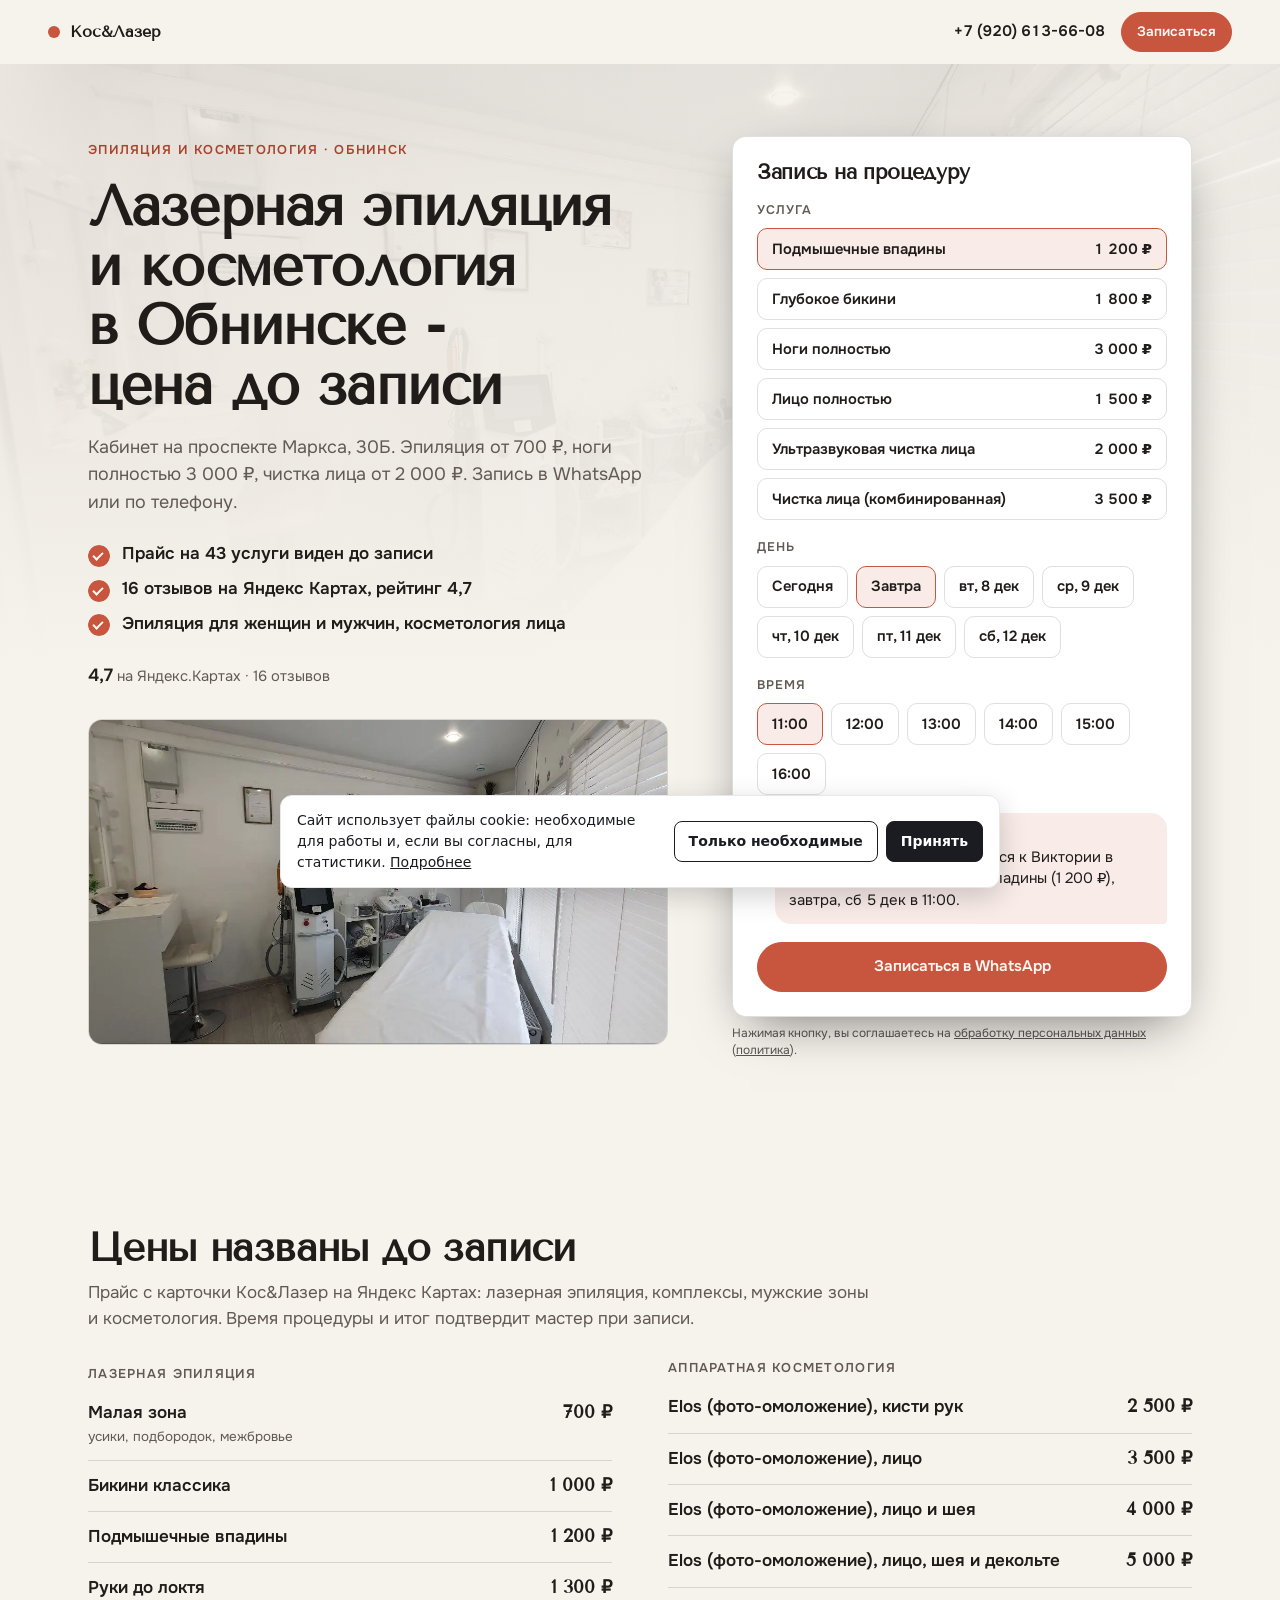
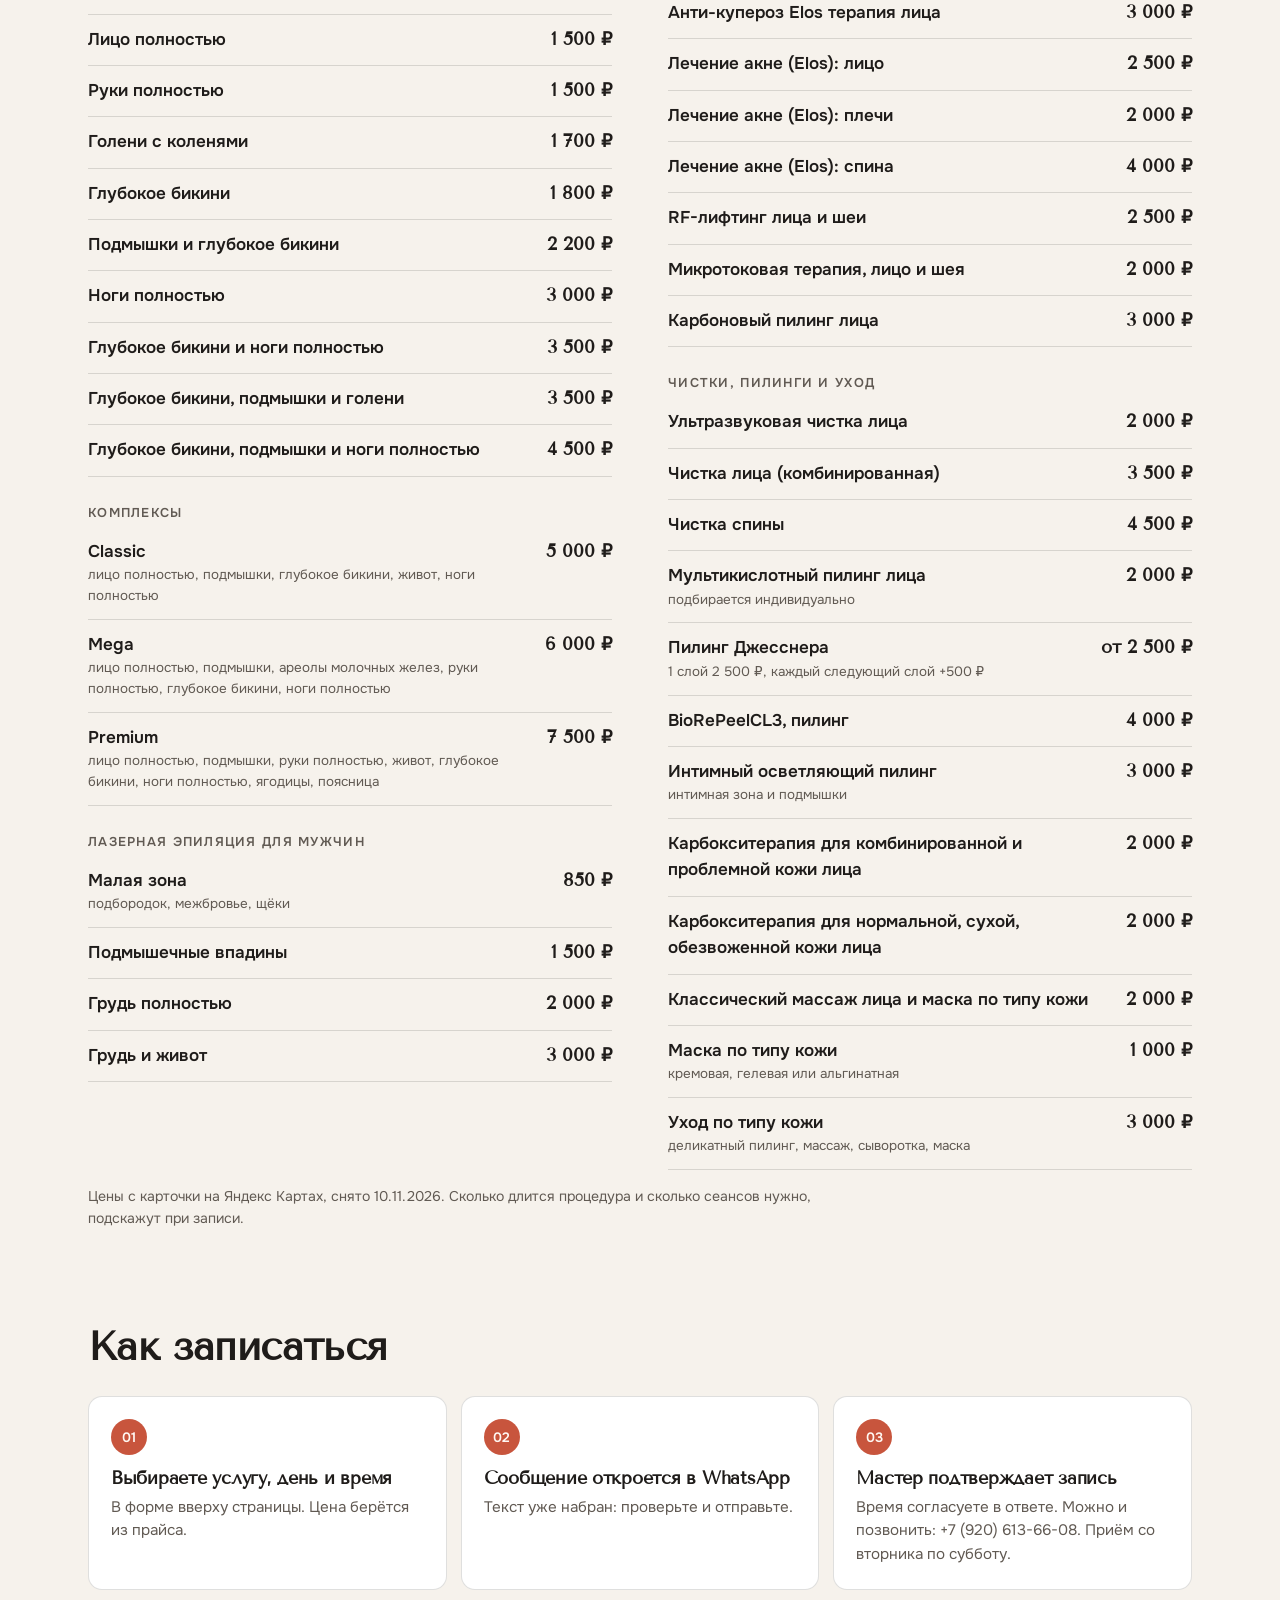
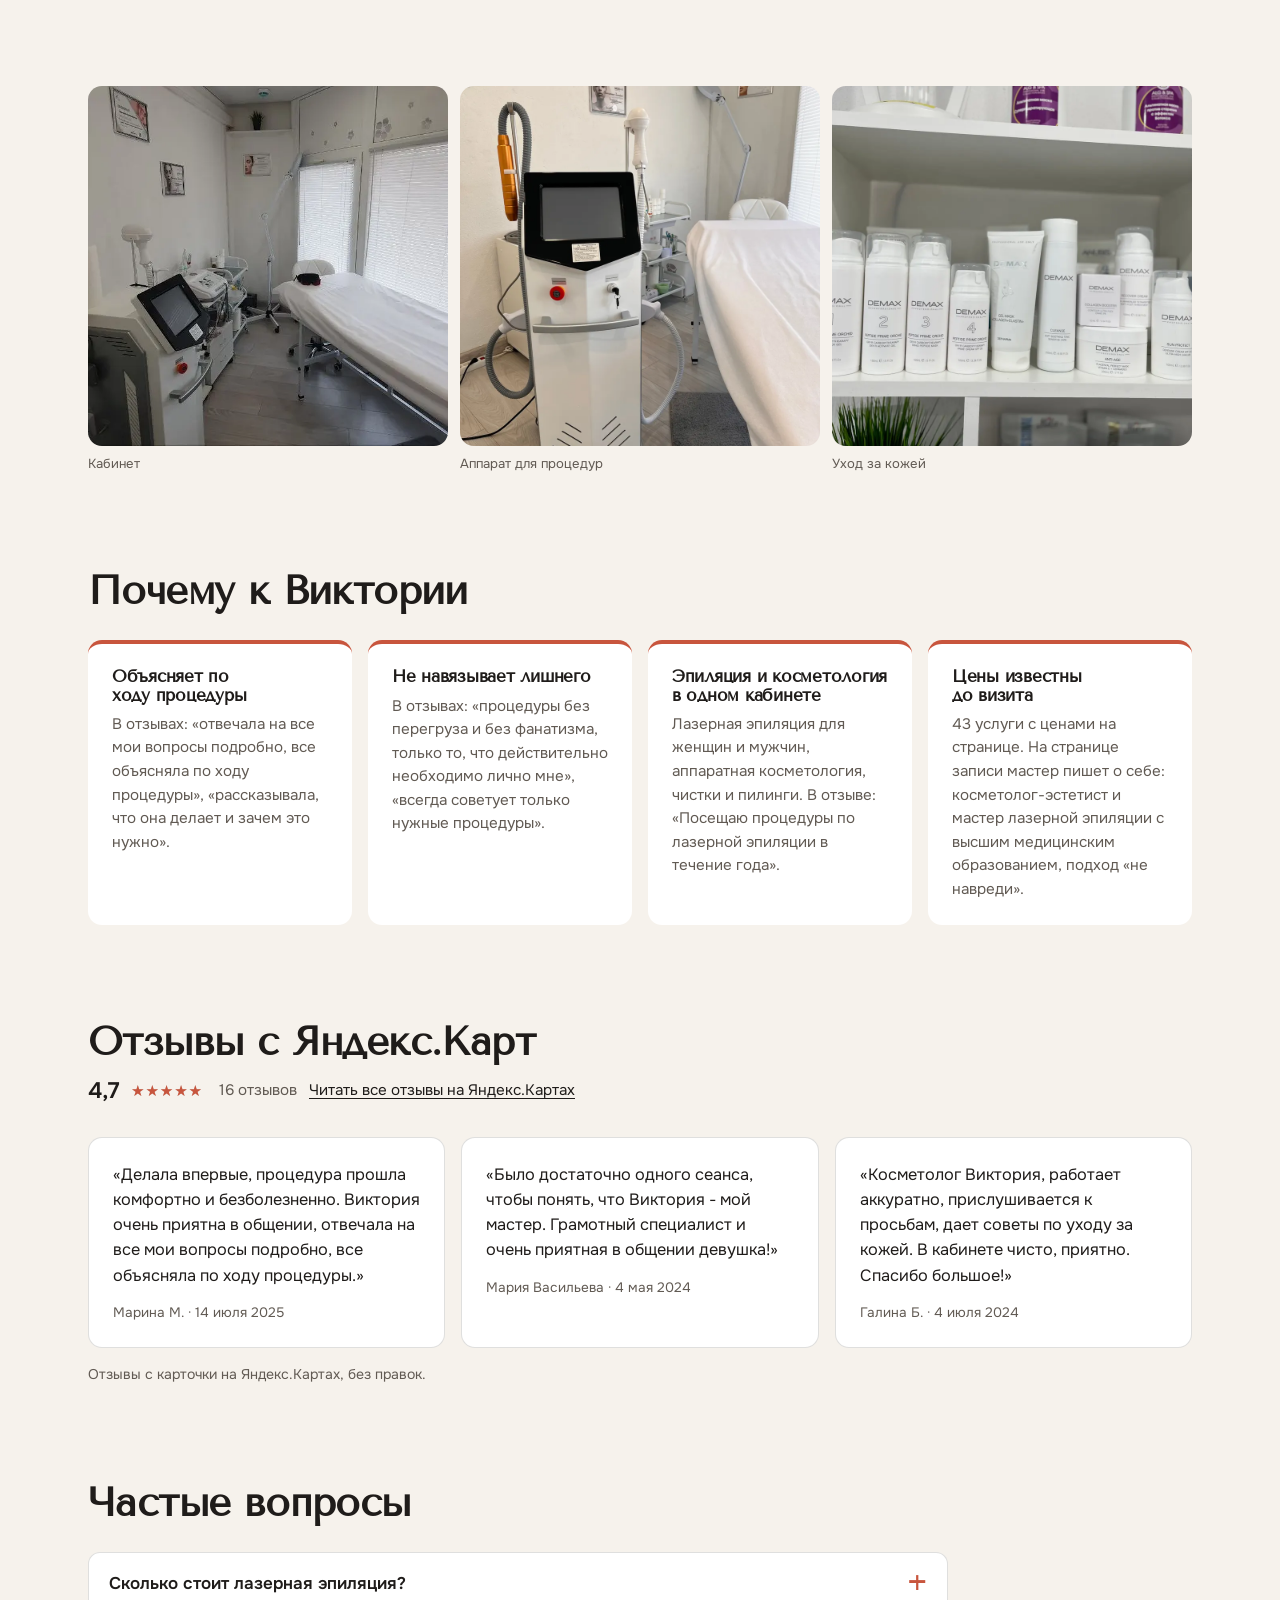
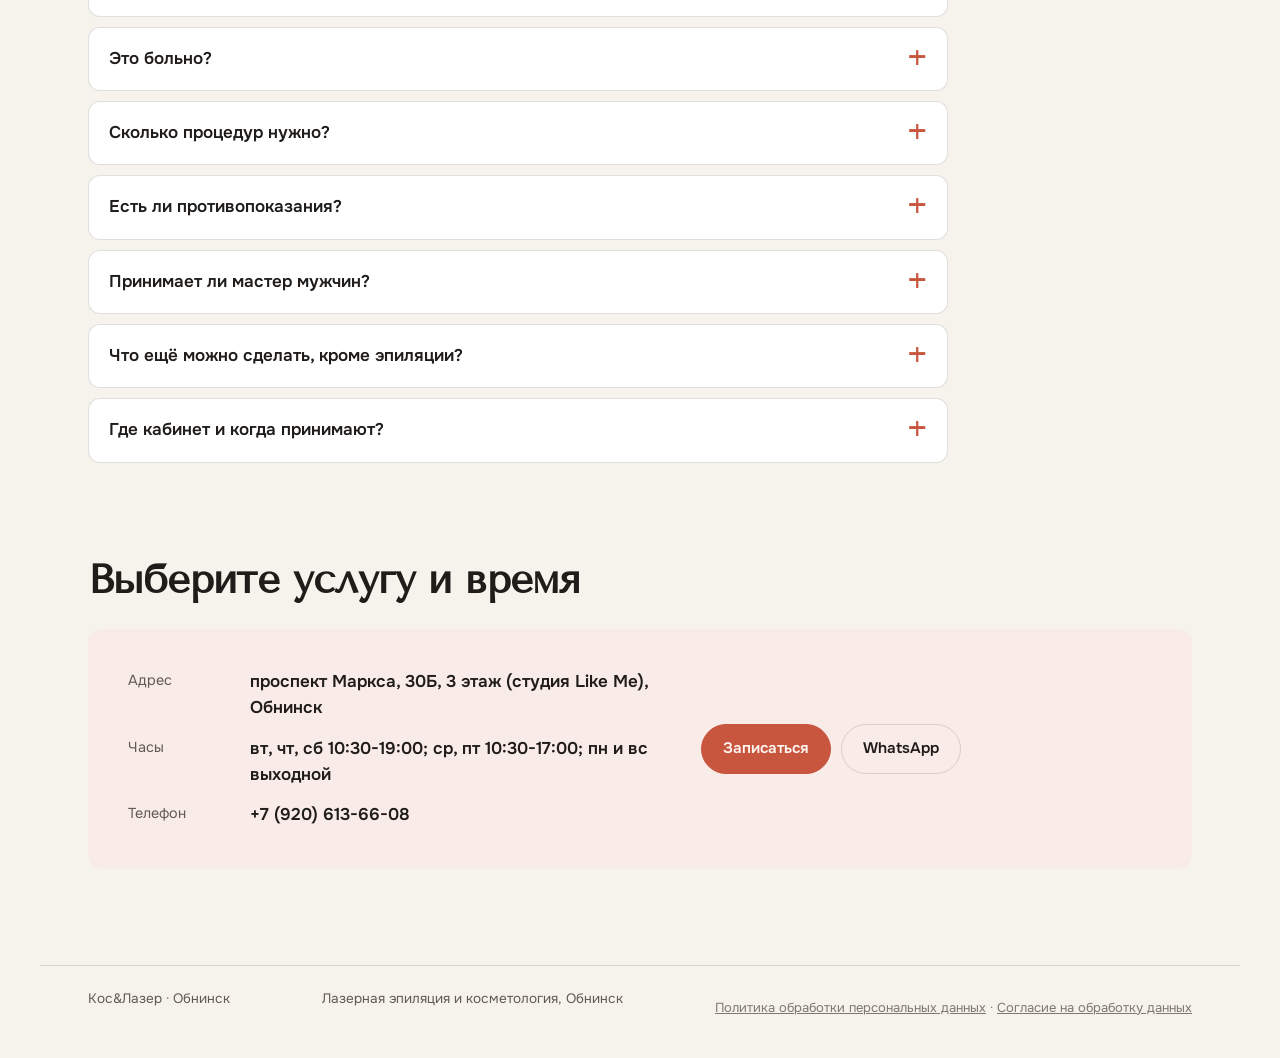
<file: index.html>
<!doctype html>
<html lang="ru">
<head>
<meta charset="utf-8">
<meta name="robots" content="noindex, nofollow" data-publish>
<meta name="viewport" content="width=device-width, initial-scale=1, viewport-fit=cover">
<title>Кос&amp;Лазер · Лазерная эпиляция и косметология</title>
<meta name="description" content="Лазерная эпиляция и косметология в Обнинске, проспект Маркса, 30Б: прайс на 43 услуги виден до записи, 16 отзывов на Яндекс Картах с оценкой 4,7. Запись в WhatsApp или по телефону.">
<meta property="og:type" content="website">
<meta property="og:url" content="https://ajax55sv-cell.github.io/kos-lazer-obninsk/">
<meta property="og:title" content="Лазерная эпиляция и косметология в Обнинске - цена до записи">
<meta property="og:description" content="Лазерная эпиляция и косметология в Обнинске, проспект Маркса, 30Б: прайс на 43 услуги виден до записи, 16 отзывов на Яндекс Картах с оценкой 4,7. Запись в WhatsApp или по телефону.">
<meta property="og:image" content="https://ajax55sv-cell.github.io/kos-lazer-obninsk/assets/og.jpg">
<link rel="preload" as="image" href="assets/hero.webp" fetchpriority="high">
<link rel="icon" href="data:image/svg+xml,%3Csvg xmlns=%27http://www.w3.org/2000/svg%27 viewBox=%270 0 32 32%27%3E%3Crect x=%276%27 y=%276%27 width=%2720%27 height=%2720%27 rx=%275%27 fill=%27%23c8553d%27/%3E%3C/svg%3E">
<link rel="preload" href="assets/fonts/tenor-sans-400-cyrillic.woff2" as="font" type="font/woff2" crossorigin>
<link rel="preload" href="assets/fonts/onest-400-cyrillic.woff2" as="font" type="font/woff2" crossorigin>
<style>@font-face { font-family: "Onest"; font-style: normal; font-weight: 400; font-display: swap; src: url("assets/fonts/onest-400-cyrillic.woff2") format("woff2"); unicode-range: U+0301, U+0400-045F, U+0490-0491, U+04B0-04B1, U+2116; }
@font-face { font-family: "Onest"; font-style: normal; font-weight: 400; font-display: swap; src: url("assets/fonts/onest-400-latin.woff2") format("woff2"); unicode-range: U+0000-00FF, U+0131, U+0152-0153, U+02BB-02BC, U+02C6, U+02DA, U+02DC, U+0304, U+0308, U+0329, U+2000-206F, U+20AC, U+2122, U+2191, U+2193, U+2212, U+2215, U+FEFF, U+FFFD; }
@font-face { font-family: "Onest"; font-style: normal; font-weight: 500; font-display: swap; src: url("assets/fonts/onest-500-cyrillic.woff2") format("woff2"); unicode-range: U+0301, U+0400-045F, U+0490-0491, U+04B0-04B1, U+2116; }
@font-face { font-family: "Onest"; font-style: normal; font-weight: 500; font-display: swap; src: url("assets/fonts/onest-500-latin.woff2") format("woff2"); unicode-range: U+0000-00FF, U+0131, U+0152-0153, U+02BB-02BC, U+02C6, U+02DA, U+02DC, U+0304, U+0308, U+0329, U+2000-206F, U+20AC, U+2122, U+2191, U+2193, U+2212, U+2215, U+FEFF, U+FFFD; }
@font-face { font-family: "Onest"; font-style: normal; font-weight: 600; font-display: swap; src: url("assets/fonts/onest-600-cyrillic.woff2") format("woff2"); unicode-range: U+0301, U+0400-045F, U+0490-0491, U+04B0-04B1, U+2116; }
@font-face { font-family: "Onest"; font-style: normal; font-weight: 600; font-display: swap; src: url("assets/fonts/onest-600-latin.woff2") format("woff2"); unicode-range: U+0000-00FF, U+0131, U+0152-0153, U+02BB-02BC, U+02C6, U+02DA, U+02DC, U+0304, U+0308, U+0329, U+2000-206F, U+20AC, U+2122, U+2191, U+2193, U+2212, U+2215, U+FEFF, U+FFFD; }
@font-face { font-family: "Tenor Sans"; font-style: normal; font-weight: 400; font-display: swap; src: url("assets/fonts/tenor-sans-400-cyrillic.woff2") format("woff2"); unicode-range: U+0301, U+0400-045F, U+0490-0491, U+04B0-04B1, U+2116; }
@font-face { font-family: "Tenor Sans"; font-style: normal; font-weight: 400; font-display: swap; src: url("assets/fonts/tenor-sans-400-latin.woff2") format("woff2"); unicode-range: U+0000-00FF, U+0131, U+0152-0153, U+02BB-02BC, U+02C6, U+02DA, U+02DC, U+0304, U+0308, U+0329, U+2000-206F, U+20AC, U+2122, U+2191, U+2193, U+2212, U+2215, U+FEFF, U+FFFD; }
:root { --c-canvas: #f6f2ec; --c-surface: #ffffff; --c-ink: #1f1c1a; --c-ink-soft: #615a53; --c-accent: #c8553d; --c-accent-ink: #fff8f3; --c-accent-deep: #a8432d; --f-display: "Tenor Sans", "Georgia", serif; --f-text: "Onest", "Segoe UI", system-ui, sans-serif; --h1k: 1; }
</style>
<link rel="stylesheet" href="style-prod.css">
<script type="application/ld+json">{"@context":"https://schema.org","@type":"BeautySalon","name":"Кос&Лазер","telephone":"+79206136608","priceRange":"700-7500 RUB","openingHoursSpecification":[{"@type":"OpeningHoursSpecification","dayOfWeek":["Tuesday","Thursday","Saturday"],"opens":"10:30","closes":"19:00"},{"@type":"OpeningHoursSpecification","dayOfWeek":["Wednesday","Friday"],"opens":"10:30","closes":"17:00"}],"address":{"@type":"PostalAddress","streetAddress":"проспект Маркса, 30Б","addressLocality":"Обнинск","addressCountry":"RU"},"aggregateRating":{"@type":"AggregateRating","ratingValue":"4.7","ratingCount":"19","reviewCount":"16"},"sameAs":["https://yandex.ru/maps/org/kos_lazer/206315970156/","https://mst.link/velikohatko_viktoriya"]}</script>
<style>
/* legal-add */
.legal-links{margin-top:10px;font-size:13px;opacity:.8;hyphens:none}
.legal-links a{color:inherit}
.ckn{margin:8px 0 0;font-size:12px;line-height:1.45;opacity:.75;hyphens:none}
.ckn a{color:inherit;text-decoration:underline}
.ckb{position:fixed;left:12px;right:12px;bottom:12px;z-index:9999;max-width:720px;margin:0 auto;padding:14px 16px;background:#fff;color:#1b1c22;border:1px solid #e7e8ee;border-radius:12px;box-shadow:0 8px 28px rgba(0,0,0,.18);font:400 14px/1.5 system-ui,-apple-system,"Segoe UI",Arial,sans-serif;hyphens:none;display:flex;gap:12px;align-items:center;flex-wrap:wrap}
.ckb p{margin:0;flex:1 1 280px}
.ckb a{color:inherit;text-decoration:underline}
.ckb__b{display:flex;gap:8px;flex-wrap:wrap}
.ckb button{font:inherit;font-weight:600;padding:9px 14px;border-radius:8px;border:1px solid #1b1c22;background:#fff;color:#1b1c22;cursor:pointer}
.ckb button[data-v="all"]{background:#1b1c22;color:#fff}
</style>
</head>
<body class="s-prod" id="top" data-wa="79206136608" data-tg="" data-max="">
<header class="s-bar" data-s-bar>
  <a class="s-bar__brand" href="#top"><i aria-hidden="true"></i>Кос&amp;Лазер</a>
  <div class="s-bar__right">
    <a class="s-bar__tel" href="tel:+79206136608">+7 (920) 613-66-08</a>
    <a class="s-btn s-btn--sm" href="#widget">Записаться</a>
  </div>
</header>
<main>
  <section class="s-hero">
    <div class="s-hero__text">
      <p class="s-eyebrow">Эпиляция и косметология · Обнинск</p>
      <h1>Лазерная эпиляция и косметология в Обнинске - цена до записи</h1>
      <p class="s-lead">Кабинет на проспекте Маркса, 30Б. Эпиляция от 700 ₽, ноги полностью 3 000 ₽, чистка лица от 2 000 ₽. Запись в WhatsApp или по телефону.</p>
      <ul class="s-ticks"><li>Прайс на 43 услуги виден до записи</li><li>16 отзывов на Яндекс Картах, рейтинг 4,7</li><li>Эпиляция для женщин и мужчин, косметология лица</li></ul>
      <p class="s-rating"><b>4,7</b> на Яндекс.Картах · 16 отзывов</p>
      <figure class="s-hero__photo"><img class="" src="assets/hero.webp" alt="Кабинет лазерной эпиляции и косметологии: кушетка, аппарат, лампа-лупа и туалетный столик" loading="lazy" decoding="async"></figure>
    </div>
    <div class="s-hero__widget" id="widget"><form class="s-widget" data-s-booking data-days="7" data-closed="0,1" data-slots="11:00,12:00,13:00,14:00,15:00,16:00" data-message="Здравствуйте! Хочу записаться к Виктории в Кос&amp;Лазер: {услуга}, {день} в {время}. " onsubmit="return false">
      <h2 class="s-widget__title">Запись на процедуру</h2>
      <fieldset><legend>Услуга</legend>
        <div class="s-chips s-chips--col"><label class="s-chip s-chip--row"><input type="radio" name="svc" value="0" data-name="Подмышечные впадины" data-price="1200" data-from="" data-min="" checked><span>Подмышечные впадины</span><b>1 200 ₽</b></label><label class="s-chip s-chip--row"><input type="radio" name="svc" value="1" data-name="Глубокое бикини" data-price="1800" data-from="" data-min=""><span>Глубокое бикини</span><b>1 800 ₽</b></label><label class="s-chip s-chip--row"><input type="radio" name="svc" value="2" data-name="Ноги полностью" data-price="3000" data-from="" data-min=""><span>Ноги полностью</span><b>3 000 ₽</b></label><label class="s-chip s-chip--row"><input type="radio" name="svc" value="3" data-name="Лицо полностью" data-price="1500" data-from="" data-min=""><span>Лицо полностью</span><b>1 500 ₽</b></label><label class="s-chip s-chip--row"><input type="radio" name="svc" value="4" data-name="Ультразвуковая чистка лица" data-price="2000" data-from="" data-min=""><span>Ультразвуковая чистка лица</span><b>2 000 ₽</b></label><label class="s-chip s-chip--row"><input type="radio" name="svc" value="5" data-name="Чистка лица (комбинированная)" data-price="3500" data-from="" data-min=""><span>Чистка лица (комбинированная)</span><b>3 500 ₽</b></label></div>
      </fieldset>
      <fieldset><legend>День</legend><div class="s-chips" data-s-days></div></fieldset>
      <fieldset><legend>Время</legend><div class="s-chips" data-s-times></div></fieldset>
      <div class="s-bubble" aria-live="polite"><span class="s-bubble__label">Ваше сообщение</span><p data-s-bubble></p></div>
      <div class="s-send">
        <a class="s-btn s-btn--wide" data-s-msg="whatsapp" href="#">Записаться в WhatsApp</a>
        
      </div>
      <p class="s-send__note" data-s-copied hidden>Текст скопирован - вставьте его в чат.</p>
      
    </form><p class="ckn">Нажимая кнопку, вы соглашаетесь на <a href="soglasie.html">обработку персональных данных</a> (<a href="politika.html">политика</a>).</p></div>
    <figure class="s-hero__bg" aria-hidden="true"><img class="" src="assets/hero.webp" alt="Кабинет лазерной эпиляции и косметологии: кушетка, аппарат, лампа-лупа и туалетный столик" decoding="async" fetchpriority="high"></figure>
  </section>

  

  <section class="s-section s-reveal" id="prices">
    <header class="s-section__head"><h2>Цены названы до записи</h2><p>Прайс с карточки Кос&amp;Лазер на Яндекс Картах: лазерная эпиляция, комплексы, мужские зоны и косметология. Время процедуры и итог подтвердит мастер при записи.</p></header>
    <div class="s-board"><div class="s-board__group">
      <h3 class="s-board__title">Лазерная эпиляция</h3>
      <ul class="s-board__list">
        <li class="s-board__row"><span class="s-board__name">Малая зона<em>усики, подбородок, межбровье</em></span><span class="s-board__dots" aria-hidden="true"></span><span class="s-board__price">700 ₽</span></li>
        <li class="s-board__row"><span class="s-board__name">Бикини классика</span><span class="s-board__dots" aria-hidden="true"></span><span class="s-board__price">1 000 ₽</span></li>
        <li class="s-board__row"><span class="s-board__name">Подмышечные впадины</span><span class="s-board__dots" aria-hidden="true"></span><span class="s-board__price">1 200 ₽</span></li>
        <li class="s-board__row"><span class="s-board__name">Руки до локтя</span><span class="s-board__dots" aria-hidden="true"></span><span class="s-board__price">1 300 ₽</span></li>
        <li class="s-board__row"><span class="s-board__name">Лицо полностью</span><span class="s-board__dots" aria-hidden="true"></span><span class="s-board__price">1 500 ₽</span></li>
        <li class="s-board__row"><span class="s-board__name">Руки полностью</span><span class="s-board__dots" aria-hidden="true"></span><span class="s-board__price">1 500 ₽</span></li>
        <li class="s-board__row"><span class="s-board__name">Голени с коленями</span><span class="s-board__dots" aria-hidden="true"></span><span class="s-board__price">1 700 ₽</span></li>
        <li class="s-board__row"><span class="s-board__name">Глубокое бикини</span><span class="s-board__dots" aria-hidden="true"></span><span class="s-board__price">1 800 ₽</span></li>
        <li class="s-board__row"><span class="s-board__name">Подмышки и глубокое бикини</span><span class="s-board__dots" aria-hidden="true"></span><span class="s-board__price">2 200 ₽</span></li>
        <li class="s-board__row"><span class="s-board__name">Ноги полностью</span><span class="s-board__dots" aria-hidden="true"></span><span class="s-board__price">3 000 ₽</span></li>
        <li class="s-board__row"><span class="s-board__name">Глубокое бикини и ноги полностью</span><span class="s-board__dots" aria-hidden="true"></span><span class="s-board__price">3 500 ₽</span></li>
        <li class="s-board__row"><span class="s-board__name">Глубокое бикини, подмышки и голени</span><span class="s-board__dots" aria-hidden="true"></span><span class="s-board__price">3 500 ₽</span></li>
        <li class="s-board__row"><span class="s-board__name">Глубокое бикини, подмышки и ноги полностью</span><span class="s-board__dots" aria-hidden="true"></span><span class="s-board__price">4 500 ₽</span></li>
      </ul>
    </div>
<div class="s-board__group">
      <h3 class="s-board__title">Комплексы</h3>
      <ul class="s-board__list">
        <li class="s-board__row"><span class="s-board__name">Classic<em>лицо полностью, подмышки, глубокое бикини, живот, ноги полностью</em></span><span class="s-board__dots" aria-hidden="true"></span><span class="s-board__price">5 000 ₽</span></li>
        <li class="s-board__row"><span class="s-board__name">Mega<em>лицо полностью, подмышки, ареолы молочных желез, руки полностью, глубокое бикини, ноги полностью</em></span><span class="s-board__dots" aria-hidden="true"></span><span class="s-board__price">6 000 ₽</span></li>
        <li class="s-board__row"><span class="s-board__name">Premium<em>лицо полностью, подмышки, руки полностью, живот, глубокое бикини, ноги полностью, ягодицы, поясница</em></span><span class="s-board__dots" aria-hidden="true"></span><span class="s-board__price">7 500 ₽</span></li>
      </ul>
    </div>
<div class="s-board__group">
      <h3 class="s-board__title">Лазерная эпиляция для мужчин</h3>
      <ul class="s-board__list">
        <li class="s-board__row"><span class="s-board__name">Малая зона<em>подбородок, межбровье, щёки</em></span><span class="s-board__dots" aria-hidden="true"></span><span class="s-board__price">850 ₽</span></li>
        <li class="s-board__row"><span class="s-board__name">Подмышечные впадины</span><span class="s-board__dots" aria-hidden="true"></span><span class="s-board__price">1 500 ₽</span></li>
        <li class="s-board__row"><span class="s-board__name">Грудь полностью</span><span class="s-board__dots" aria-hidden="true"></span><span class="s-board__price">2 000 ₽</span></li>
        <li class="s-board__row"><span class="s-board__name">Грудь и живот</span><span class="s-board__dots" aria-hidden="true"></span><span class="s-board__price">3 000 ₽</span></li>
      </ul>
    </div>
<div class="s-board__group">
      <h3 class="s-board__title">Аппаратная косметология</h3>
      <ul class="s-board__list">
        <li class="s-board__row"><span class="s-board__name">Elos (<span class="nw">фото-омоложение</span>), кисти рук</span><span class="s-board__dots" aria-hidden="true"></span><span class="s-board__price">2 500 ₽</span></li>
        <li class="s-board__row"><span class="s-board__name">Elos (<span class="nw">фото-омоложение</span>), лицо</span><span class="s-board__dots" aria-hidden="true"></span><span class="s-board__price">3 500 ₽</span></li>
        <li class="s-board__row"><span class="s-board__name">Elos (<span class="nw">фото-омоложение</span>), лицо и шея</span><span class="s-board__dots" aria-hidden="true"></span><span class="s-board__price">4 000 ₽</span></li>
        <li class="s-board__row"><span class="s-board__name">Elos (<span class="nw">фото-омоложение</span>), лицо, шея и декольте</span><span class="s-board__dots" aria-hidden="true"></span><span class="s-board__price">5 000 ₽</span></li>
        <li class="s-board__row"><span class="s-board__name"><span class="nw">Анти-купероз</span> Elos терапия лица</span><span class="s-board__dots" aria-hidden="true"></span><span class="s-board__price">3 000 ₽</span></li>
        <li class="s-board__row"><span class="s-board__name">Лечение акне (Elos): лицо</span><span class="s-board__dots" aria-hidden="true"></span><span class="s-board__price">2 500 ₽</span></li>
        <li class="s-board__row"><span class="s-board__name">Лечение акне (Elos): плечи</span><span class="s-board__dots" aria-hidden="true"></span><span class="s-board__price">2 000 ₽</span></li>
        <li class="s-board__row"><span class="s-board__name">Лечение акне (Elos): спина</span><span class="s-board__dots" aria-hidden="true"></span><span class="s-board__price">4 000 ₽</span></li>
        <li class="s-board__row"><span class="s-board__name">RF-лифтинг лица и шеи</span><span class="s-board__dots" aria-hidden="true"></span><span class="s-board__price">2 500 ₽</span></li>
        <li class="s-board__row"><span class="s-board__name">Микротоковая терапия, лицо и шея</span><span class="s-board__dots" aria-hidden="true"></span><span class="s-board__price">2 000 ₽</span></li>
        <li class="s-board__row"><span class="s-board__name">Карбоновый пилинг лица</span><span class="s-board__dots" aria-hidden="true"></span><span class="s-board__price">3 000 ₽</span></li>
      </ul>
    </div>
<div class="s-board__group">
      <h3 class="s-board__title">Чистки, пилинги и уход</h3>
      <ul class="s-board__list">
        <li class="s-board__row"><span class="s-board__name">Ультразвуковая чистка лица</span><span class="s-board__dots" aria-hidden="true"></span><span class="s-board__price">2 000 ₽</span></li>
        <li class="s-board__row"><span class="s-board__name">Чистка лица (комбинированная)</span><span class="s-board__dots" aria-hidden="true"></span><span class="s-board__price">3 500 ₽</span></li>
        <li class="s-board__row"><span class="s-board__name">Чистка спины</span><span class="s-board__dots" aria-hidden="true"></span><span class="s-board__price">4 500 ₽</span></li>
        <li class="s-board__row"><span class="s-board__name">Мультикислотный пилинг лица<em>подбирается индивидуально</em></span><span class="s-board__dots" aria-hidden="true"></span><span class="s-board__price">2 000 ₽</span></li>
        <li class="s-board__row"><span class="s-board__name">Пилинг Джесснера<em>1 слой 2 500 ₽, каждый следующий слой +500 ₽</em></span><span class="s-board__dots" aria-hidden="true"></span><span class="s-board__price">от 2 500 ₽</span></li>
        <li class="s-board__row"><span class="s-board__name">BioRePeelCL3, пилинг</span><span class="s-board__dots" aria-hidden="true"></span><span class="s-board__price">4 000 ₽</span></li>
        <li class="s-board__row"><span class="s-board__name">Интимный осветляющий пилинг<em>интимная зона и подмышки</em></span><span class="s-board__dots" aria-hidden="true"></span><span class="s-board__price">3 000 ₽</span></li>
        <li class="s-board__row"><span class="s-board__name">Карбокситерапия для комбинированной и проблемной кожи лица</span><span class="s-board__dots" aria-hidden="true"></span><span class="s-board__price">2 000 ₽</span></li>
        <li class="s-board__row"><span class="s-board__name">Карбокситерапия для нормальной, сухой, обезвоженной кожи лица</span><span class="s-board__dots" aria-hidden="true"></span><span class="s-board__price">2 000 ₽</span></li>
        <li class="s-board__row"><span class="s-board__name">Классический массаж лица и маска по типу кожи</span><span class="s-board__dots" aria-hidden="true"></span><span class="s-board__price">2 000 ₽</span></li>
        <li class="s-board__row"><span class="s-board__name">Маска по типу кожи<em>кремовая, гелевая или альгинатная</em></span><span class="s-board__dots" aria-hidden="true"></span><span class="s-board__price">1 000 ₽</span></li>
        <li class="s-board__row"><span class="s-board__name">Уход по типу кожи<em>деликатный пилинг, массаж, сыворотка, маска</em></span><span class="s-board__dots" aria-hidden="true"></span><span class="s-board__price">3 000 ₽</span></li>
      </ul>
    </div></div>
    <p class="s-note">Цены с карточки на Яндекс Картах, снято 10.11.2026. Сколько длится процедура и сколько сеансов нужно, подскажут при записи.</p>
  </section>

  <section class="s-section s-reveal">
    <header class="s-section__head"><h2>Как записаться</h2></header>
    <ol class="s-steps">
      <li class="s-steps__item"><span class="s-steps__n">01</span><h3>Выбираете услугу, день и время</h3><p>В форме вверху страницы. Цена берётся из прайса.</p></li>
      <li class="s-steps__item"><span class="s-steps__n">02</span><h3>Сообщение откроется в WhatsApp</h3><p>Текст уже набран: проверьте и отправьте.</p></li>
      <li class="s-steps__item"><span class="s-steps__n">03</span><h3>Мастер подтверждает запись</h3><p>Время согласуете в ответе. Можно и позвонить: +7 (920) 613-66-08. Приём со вторника по субботу.</p></li>
    </ol>
  </section>

  <section class="s-photos s-reveal" aria-label="Фото"><figure><img class="" src="assets/kabinet.webp" alt="Кабинет: аппарат, лампа-лупа и кушетка у окна с жалюзи" loading="lazy" decoding="async"><figcaption>Кабинет</figcaption></figure><figure><img class="" src="assets/apparat.webp" alt="Белый напольный аппарат с чёрным экраном рядом с кушеткой" loading="lazy" decoding="async"><figcaption>Аппарат для процедур</figcaption></figure><figure><img class="" src="assets/uhod.webp" alt="Белая полка с косметикой для ухода за кожей" loading="lazy" decoding="async"><figcaption>Уход за кожей</figcaption></figure></section>

  <section class="s-section s-reveal">
    <header class="s-section__head"><h2>Почему к Виктории</h2></header>
    <ul class="s-promises">
      <li><h3>Объясняет по ходу процедуры</h3><p>В отзывах: «отвечала на все мои вопросы подробно, все объясняла по ходу процедуры», «рассказывала, что она делает и зачем это нужно».</p></li>
      <li><h3>Не навязывает лишнего</h3><p>В отзывах: «процедуры без перегруза и без фанатизма, только то, что действительно необходимо лично мне», «всегда советует только нужные процедуры».</p></li>
      <li><h3>Эпиляция и косметология в одном кабинете</h3><p>Лазерная эпиляция для женщин и мужчин, аппаратная косметология, чистки и пилинги. В отзыве: «Посещаю процедуры по лазерной эпиляции в течение года».</p></li>
      <li><h3>Цены известны до визита</h3><p>43 услуги с ценами на странице. На странице записи мастер пишет о себе: <span class="nw">косметолог-эстетист</span> и мастер лазерной эпиляции с высшим медицинским образованием, подход «не навреди».</p></li>
    </ul>
  </section>

  <section class="s-section s-reveal">
    <header class="s-section__head s-section__head--reviews"><h2>Отзывы с Яндекс.Карт</h2><p class="s-reviews__rating"><span class="s-reviews__num">4,7</span><span class="s-reviews__stars" style="--r: 4.7" aria-label="рейтинг 4,7 из 5"></span><span class="s-reviews__count">16 отзывов</span><a class="s-reviews__all" href="https://yandex.ru/maps/org/kos_lazer/206315970156/" target="_blank" rel="noopener">Читать все отзывы на Яндекс.Картах</a></p></header>
    <ul class="s-reviews">
      <li><blockquote>«Делала впервые, процедура прошла комфортно и безболезненно. Виктория очень приятна в общении, отвечала на все мои вопросы подробно, все объясняла по ходу процедуры.»</blockquote><p class="s-reviews__who">Марина М. · 14 июля 2025</p></li>
      <li><blockquote>«Было достаточно одного сеанса, чтобы понять, что Виктория - мой мастер. Грамотный специалист и очень приятная в общении девушка!»</blockquote><p class="s-reviews__who">Мария Васильева · 4 мая 2024</p></li>
      <li><blockquote>«Косметолог Виктория, работает аккуратно, прислушивается к просьбам, дает советы по уходу за кожей. В кабинете чисто, приятно. Спасибо большое!»</blockquote><p class="s-reviews__who">Галина Б. · 4 июля 2024</p></li>
    </ul>
    <p class="s-note">Отзывы с карточки на Яндекс.Картах, без правок.</p>
  </section>

  <section class="s-section s-reveal">
    <header class="s-section__head"><h2>Частые вопросы</h2></header>
    <div class="s-faq"><details><summary>Сколько стоит лазерная эпиляция?</summary><p>Малая зона 700 ₽, подмышки 1 200 ₽, глубокое бикини 1 800 ₽, ноги полностью 3 000 ₽. Комплексы: Classic 5 000 ₽, Mega 6 000 ₽, Premium 7 500 ₽. Цены с карточки на Яндекс Картах, итог подтвердят при записи.</p></details><details><summary>Это больно?</summary><p>Ощущения у всех свои. Клиентка пишет: «Делала впервые, процедура прошла комфортно и безболезненно» (Марина М.). Спросите мастера до записи, что вас ждёт.</p></details><details><summary>Сколько процедур нужно?</summary><p>Лазерная эпиляция - это курс. В отзывах клиентки ходят год и дольше: «Буду продолжать курс лазерной эпиляции». Сколько сеансов нужно на вашу зону, подскажет мастер на первом визите.</p></details><details><summary>Есть ли противопоказания?</summary><p>Да, они есть. Перед записью лучше проконсультироваться: напишите в WhatsApp или позвоните +7 (920) 613-66-08.</p></details><details><summary>Принимает ли мастер мужчин?</summary><p>В прайсе есть мужские зоны: малая зона, подмышки, грудь, грудь и живот. Другие зоны уточните при записи.</p></details><details><summary>Что ещё можно сделать, кроме эпиляции?</summary><p>Ультразвуковую и комбинированную чистку лица, пилинги, Elos, RF-лифтинг, микротоки, массаж лица. Всё в прайсе выше.</p></details><details><summary>Где кабинет и когда принимают?</summary><p>Обнинск, проспект Маркса, 30Б, 3 этаж, студия Like Me. Вторник, четверг, суббота 10:30-19:00, среда и пятница 10:30-17:00, понедельник и воскресенье выходной.</p></details></div>
  </section>

  <section class="s-section s-final s-reveal" id="contacts">
    <header class="s-section__head"><h2>Выберите услугу и время</h2></header>
    <div class="s-contacts">
      <dl>
        <div><dt>Адрес</dt><dd>проспект Маркса, 30Б, 3 этаж (студия Like Me), Обнинск</dd></div>
        <div><dt>Часы</dt><dd>вт, чт, сб 10:30-19:00; ср, пт 10:30-17:00; пн и вс выходной</dd></div>
        <div><dt>Телефон</dt><dd><a href="tel:+79206136608">+7 (920) 613-66-08</a></dd></div>
      </dl>
      <div class="s-contacts__actions">
        <a class="s-btn" href="#widget">Записаться</a>
        <a class="s-btn s-btn--ghost" data-s-msg="whatsapp" href="#">WhatsApp</a>
        
      </div>
    </div>
  </section>
</main>
<footer class="s-foot"><p>Кос&amp;Лазер · Обнинск</p><p>Лазерная эпиляция и косметология, Обнинск</p><p class="legal-links"><a href="politika.html">Политика обработки персональных данных</a> · <a href="soglasie.html">Согласие на обработку данных</a></p></footer>
<nav class="s-dock" aria-label="Быстрая связь"><a class="s-btn" href="#widget">Записаться</a><a class="s-btn s-btn--ghost" href="tel:+79206136608">Позвонить</a></nav>
<script src="style.js" defer></script>
<script>
(function(){var K='cookie-choice';try{if(localStorage.getItem(K))return}catch(e){}
var b=document.createElement('div');b.className='ckb';b.setAttribute('role','dialog');b.setAttribute('aria-label','Файлы cookie');
b.innerHTML='<p>Сайт использует файлы cookie: необходимые для работы и, если вы согласны, для статистики. <a href="politika.html">Подробнее</a></p><div class="ckb__b"><button type="button" data-v="necessary">Только необходимые</button><button type="button" data-v="all">Принять</button></div>';
b.addEventListener('click',function(e){var v=e.target.getAttribute&&e.target.getAttribute('data-v');if(!v)return;try{localStorage.setItem(K,v)}catch(x){}try{document.dispatchEvent(new CustomEvent('cookie-choice',{detail:v}))}catch(x){}b.remove()});
document.body.appendChild(b)})();
</script>
<!-- legal-add -->
</body>
</html>
</file>
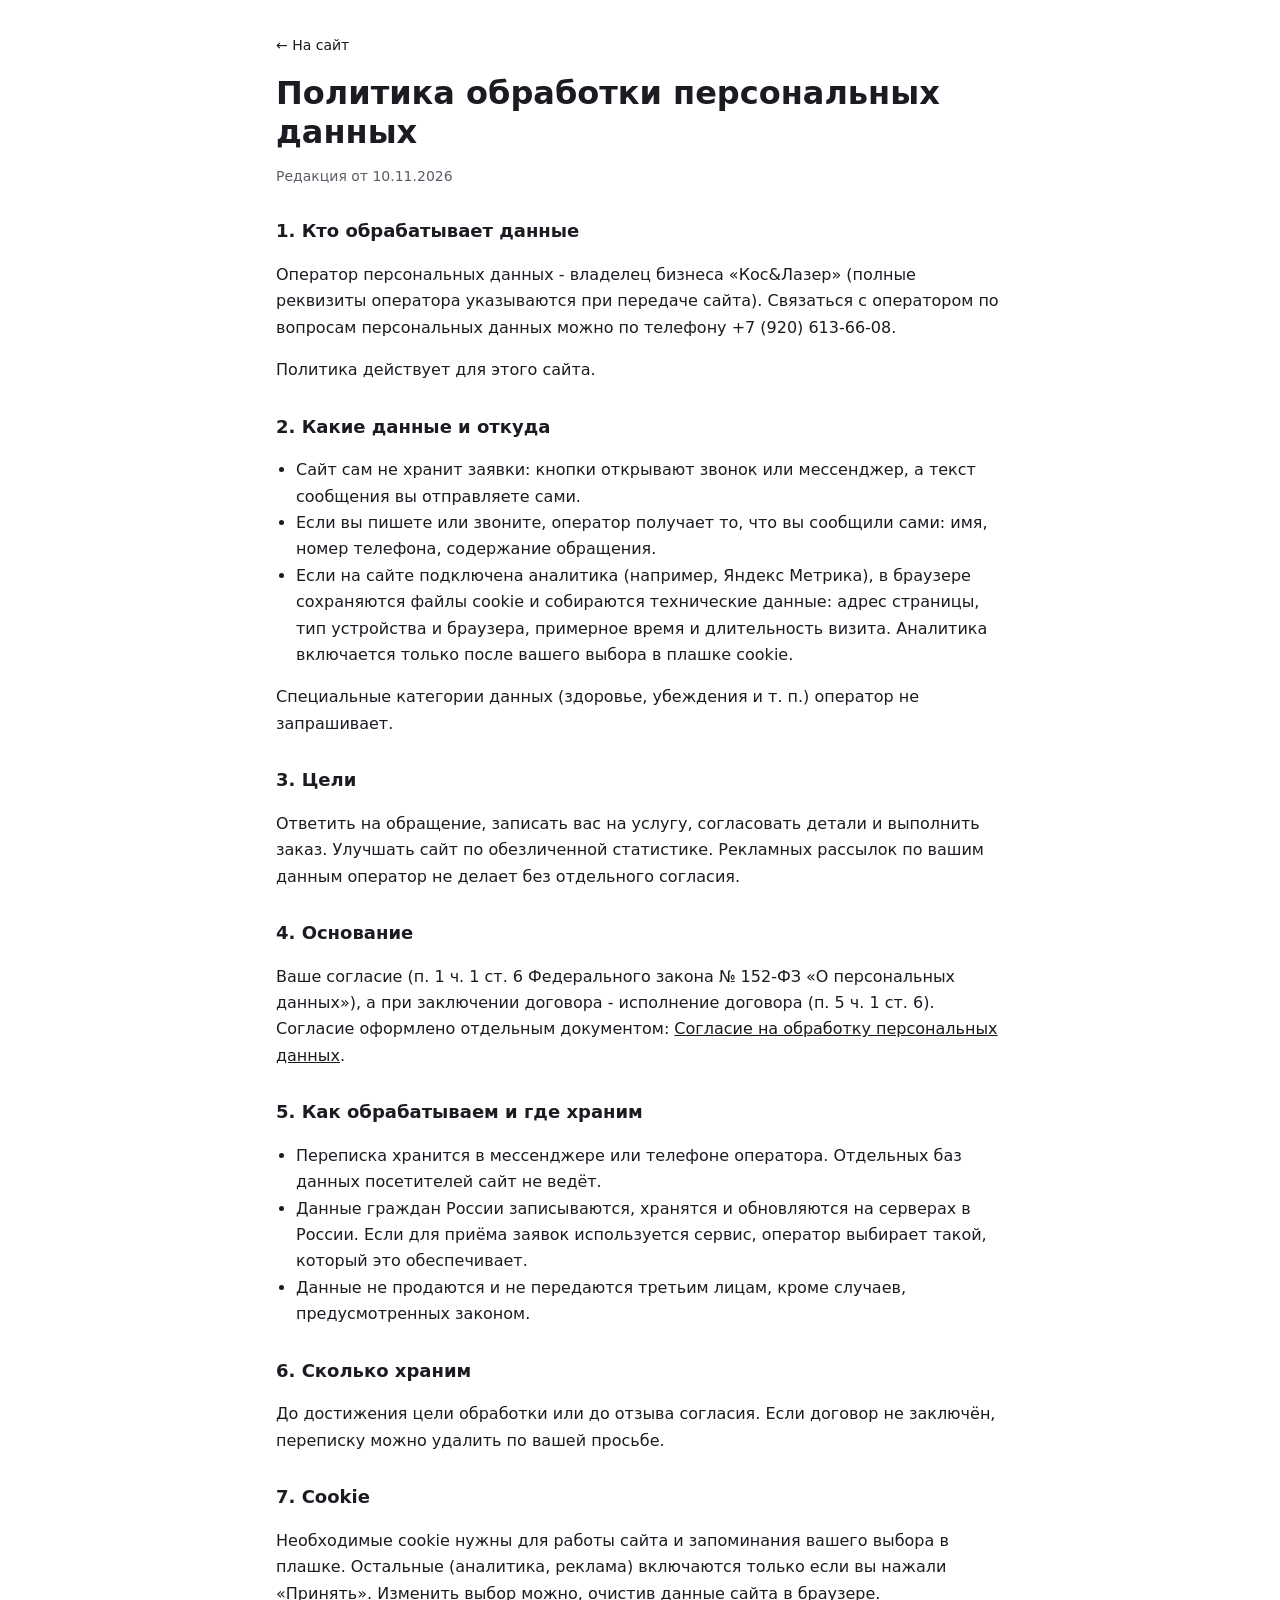
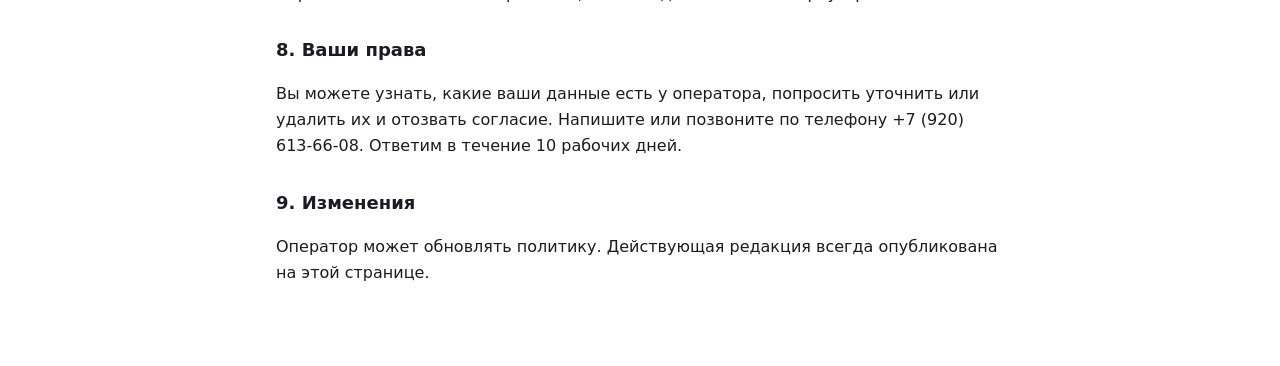
<file: politika.html>
<!doctype html>
<html lang="ru">
<head>
<meta charset="utf-8">
<meta name="viewport" content="width=device-width, initial-scale=1">
<title>Политика обработки персональных данных - Кос&Лазер</title>
<style>:root{--accent:#1a1a1a;--ink:#1b1c22;--ink-2:#5b5d68;--line:#e7e8ee}
*{box-sizing:border-box}
html,body,h1,h2,p,li{hyphens:none;-webkit-hyphens:none}
body{margin:0;background:#fff;color:var(--ink);font:400 16px/1.65 system-ui,-apple-system,"Segoe UI",Arial,sans-serif}
main{max-width:760px;margin:0 auto;padding:32px 16px 64px}
a{color:var(--accent)}
h1{font-size:clamp(24px,4vw,32px);line-height:1.2;margin:16px 0 6px}
h2{font-size:18px;margin:28px 0 8px}
.muted{color:var(--ink-2);font-size:14px}
.back{font-size:14px;text-decoration:none}
ul{padding-left:20px}</style>
</head>
<body>
<main>
<a class="back" href="./">← На сайт</a>
<h1>Политика обработки персональных данных</h1>
<p class="muted">Редакция от 10.11.2026</p>

<h2>1. Кто обрабатывает данные</h2>
<p>Оператор персональных данных - владелец бизнеса «Кос&Лазер» (полные реквизиты оператора указываются при передаче сайта). Связаться с оператором по вопросам персональных данных можно по телефону +7 (920) 613-66-08.</p>
<p>Политика действует для этого сайта.</p>

<h2>2. Какие данные и откуда</h2>
<ul>
<li>Сайт сам не хранит заявки: кнопки открывают звонок или мессенджер, а текст сообщения вы отправляете сами.</li>
<li>Если вы пишете или звоните, оператор получает то, что вы сообщили сами: имя, номер телефона, содержание обращения.</li>
<li>Если на сайте подключена аналитика (например, Яндекс Метрика), в браузере сохраняются файлы cookie и собираются технические данные: адрес страницы, тип устройства и браузера, примерное время и длительность визита. Аналитика включается только после вашего выбора в плашке cookie.</li>
</ul>
<p>Специальные категории данных (здоровье, убеждения и т. п.) оператор не запрашивает.</p>

<h2>3. Цели</h2>
<p>Ответить на обращение, записать вас на услугу, согласовать детали и выполнить заказ. Улучшать сайт по обезличенной статистике. Рекламных рассылок по вашим данным оператор не делает без отдельного согласия.</p>

<h2>4. Основание</h2>
<p>Ваше согласие (п. 1 ч. 1 ст. 6 Федерального закона № 152-ФЗ «О персональных данных»), а при заключении договора - исполнение договора (п. 5 ч. 1 ст. 6). Согласие оформлено отдельным документом: <a href="soglasie.html">Согласие на обработку персональных данных</a>.</p>

<h2>5. Как обрабатываем и где храним</h2>
<ul>
<li>Переписка хранится в мессенджере или телефоне оператора. Отдельных баз данных посетителей сайт не ведёт.</li>
<li>Данные граждан России записываются, хранятся и обновляются на серверах в России. Если для приёма заявок используется сервис, оператор выбирает такой, который это обеспечивает.</li>
<li>Данные не продаются и не передаются третьим лицам, кроме случаев, предусмотренных законом.</li>
</ul>

<h2>6. Сколько храним</h2>
<p>До достижения цели обработки или до отзыва согласия. Если договор не заключён, переписку можно удалить по вашей просьбе.</p>

<h2>7. Cookie</h2>
<p>Необходимые cookie нужны для работы сайта и запоминания вашего выбора в плашке. Остальные (аналитика, реклама) включаются только если вы нажали «Принять». Изменить выбор можно, очистив данные сайта в браузере.</p>

<h2>8. Ваши права</h2>
<p>Вы можете узнать, какие ваши данные есть у оператора, попросить уточнить или удалить их и отозвать согласие. Напишите или позвоните по телефону +7 (920) 613-66-08. Ответим в течение 10 рабочих дней.</p>

<h2>9. Изменения</h2>
<p>Оператор может обновлять политику. Действующая редакция всегда опубликована на этой странице.</p>

</main>
</body>
</html>
</file>
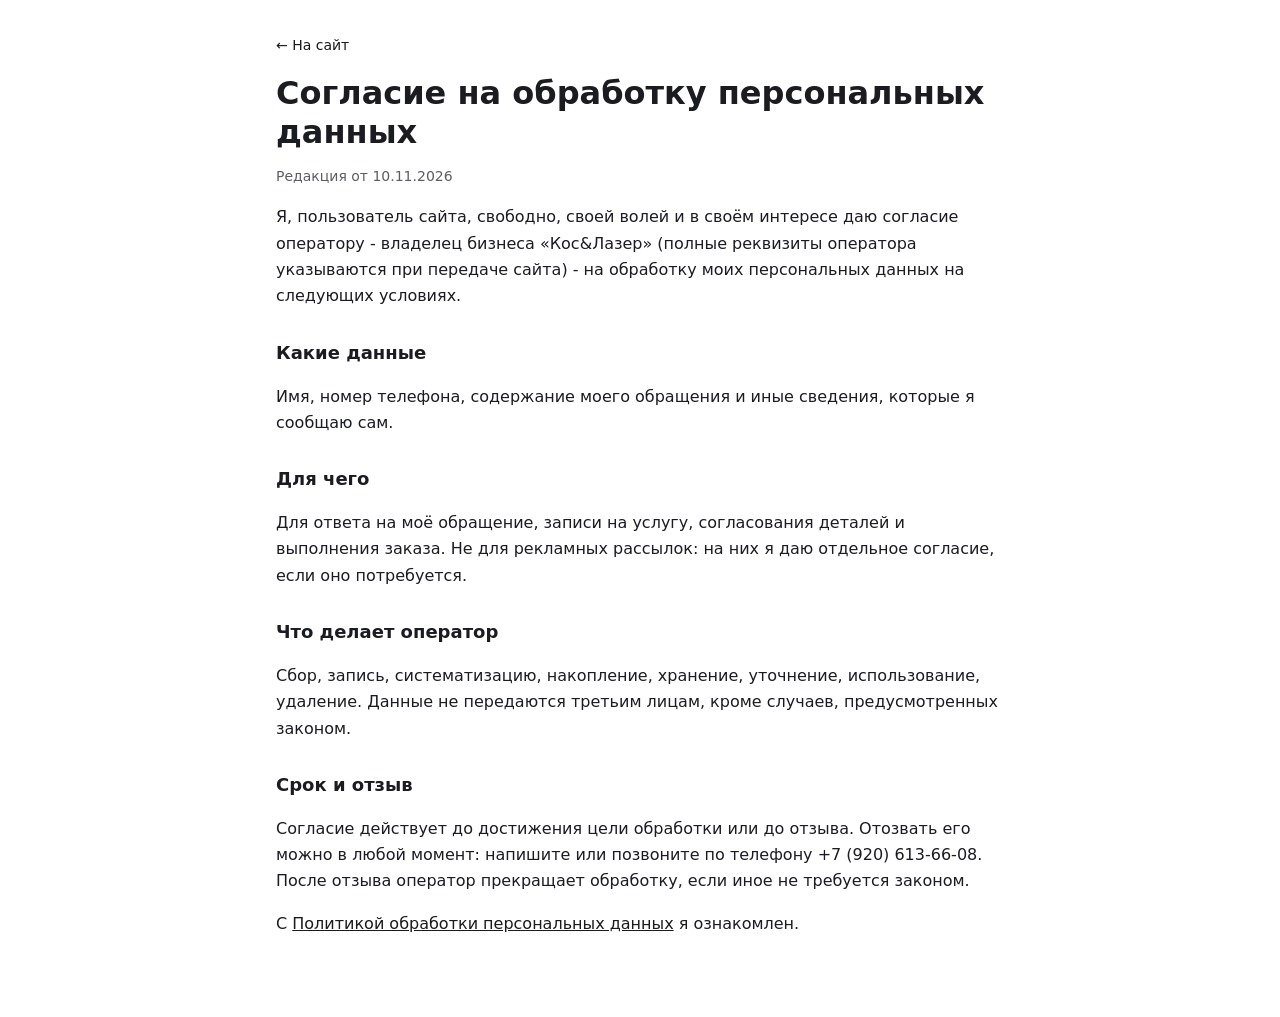
<file: soglasie.html>
<!doctype html>
<html lang="ru">
<head>
<meta charset="utf-8">
<meta name="viewport" content="width=device-width, initial-scale=1">
<title>Согласие на обработку персональных данных - Кос&Лазер</title>
<style>:root{--accent:#1a1a1a;--ink:#1b1c22;--ink-2:#5b5d68;--line:#e7e8ee}
*{box-sizing:border-box}
html,body,h1,h2,p,li{hyphens:none;-webkit-hyphens:none}
body{margin:0;background:#fff;color:var(--ink);font:400 16px/1.65 system-ui,-apple-system,"Segoe UI",Arial,sans-serif}
main{max-width:760px;margin:0 auto;padding:32px 16px 64px}
a{color:var(--accent)}
h1{font-size:clamp(24px,4vw,32px);line-height:1.2;margin:16px 0 6px}
h2{font-size:18px;margin:28px 0 8px}
.muted{color:var(--ink-2);font-size:14px}
.back{font-size:14px;text-decoration:none}
ul{padding-left:20px}</style>
</head>
<body>
<main>
<a class="back" href="./">← На сайт</a>
<h1>Согласие на обработку персональных данных</h1>
<p class="muted">Редакция от 10.11.2026</p>

<p>Я, пользователь сайта, свободно, своей волей и в своём интересе даю согласие оператору - владелец бизнеса «Кос&Лазер» (полные реквизиты оператора указываются при передаче сайта) - на обработку моих персональных данных на следующих условиях.</p>

<h2>Какие данные</h2>
<p>Имя, номер телефона, содержание моего обращения и иные сведения, которые я сообщаю сам.</p>

<h2>Для чего</h2>
<p>Для ответа на моё обращение, записи на услугу, согласования деталей и выполнения заказа. Не для рекламных рассылок: на них я даю отдельное согласие, если оно потребуется.</p>

<h2>Что делает оператор</h2>
<p>Сбор, запись, систематизацию, накопление, хранение, уточнение, использование, удаление. Данные не передаются третьим лицам, кроме случаев, предусмотренных законом.</p>

<h2>Срок и отзыв</h2>
<p>Согласие действует до достижения цели обработки или до отзыва. Отозвать его можно в любой момент: напишите или позвоните по телефону +7 (920) 613-66-08. После отзыва оператор прекращает обработку, если иное не требуется законом.</p>

<p>С <a href="politika.html">Политикой обработки персональных данных</a> я ознакомлен.</p>

</main>
</body>
</html>
</file>
<file: style-prod.css>
/* Стиль «Продающий»: лендинг под заявки. Главная деталь – калькулятор или онлайн-запись на первом экране
   и живое «сообщение-превью», которое уходит владельцу в мессенджер. Цвета и шрифты – из палитры ниши. */
*, *::before, *::after { box-sizing: border-box; }
:root {
  --hair: color-mix(in srgb, var(--c-ink) 14%, transparent);
  --tint: color-mix(in srgb, var(--c-accent) 12%, var(--c-surface));
  --wrap: 1200px; --gut: clamp(16px, 4vw, 48px);
  --r: 14px;
  --shadow: 0 18px 50px -18px color-mix(in srgb, #000 55%, transparent);
}
html { scroll-behavior: smooth; -webkit-text-size-adjust: 100%; overflow-x: clip; }
body { margin: 0; background: var(--c-canvas); color: var(--c-ink); font: 400 17px/1.55 var(--f-text); -webkit-font-smoothing: antialiased; }
img { display: block; max-width: 100%; }
a { color: inherit; }
h1, h2, h3 { font-family: var(--f-display); font-weight: 700; line-height: 1.06; margin: 0; letter-spacing: -.015em; text-wrap: balance; }
p { margin: 0; }
fieldset { border: 0; margin: 0; padding: 0; min-width: 0; }
:focus-visible { outline: 2px solid var(--c-accent); outline-offset: 3px; border-radius: 4px; }

.s-btn { display: inline-flex; align-items: center; justify-content: center; min-height: 50px; padding: 0 1.4em; border-radius: 999px;
  background: var(--c-accent); color: var(--c-accent-ink); font: 700 .95rem/1.1 var(--f-text); text-decoration: none; border: 1px solid var(--c-accent);
  text-align: center; transition: filter .2s ease, transform .2s ease; cursor: pointer; }
.s-btn:hover { filter: brightness(1.07); }
.s-btn:active { transform: translateY(1px); }
.s-btn--sm { min-height: 40px; padding: 0 1.1em; font-size: .85rem; }
.s-btn--ghost { background: transparent; color: var(--c-ink); border-color: var(--hair); font-weight: 600; }
.s-btn--wide { flex: 1; }

/* шапка */
.s-bar { position: sticky; top: 0; z-index: 30; display: flex; align-items: center; justify-content: space-between; gap: 16px;
  padding: 10px var(--gut); background: color-mix(in srgb, var(--c-canvas) 88%, transparent); -webkit-backdrop-filter: blur(10px); backdrop-filter: blur(10px); }
.s-bar.is-scrolled { box-shadow: 0 1px 0 var(--hair); }
.s-bar__brand { font: 700 1rem/1 var(--f-display); text-decoration: none; display: inline-flex; align-items: center; gap: .6em; min-height: 44px; white-space: nowrap; min-width: 0; }
.s-bar__brand i { width: .75em; height: .75em; border-radius: 50%; background: var(--c-accent); }
.s-bar__right { display: flex; align-items: center; gap: 16px; }
.s-bar__tel { text-decoration: none; font-weight: 700; font-size: .95rem; font-variant-numeric: tabular-nums; }

main { max-width: var(--wrap); margin: 0 auto; padding: 0 var(--gut); }

/* первый экран: текст слева, виджет справа, фото ниши – приглушённым фоном */
.s-hero { position: relative; display: grid; grid-template-columns: minmax(0, 1fr) minmax(0, 460px); gap: clamp(28px, 5vw, 64px); align-items: start;
  padding: clamp(32px, 6vw, 72px) 0 clamp(40px, 6vw, 72px); isolation: isolate; }
.s-hero__bg { position: absolute; z-index: -1; margin: 0; top: 0; left: calc(50% - 50vw); width: 100vw; height: min(78%, 620px); overflow: hidden; }
.s-hero__bg img { width: 100%; height: 100%; object-fit: cover; opacity: .3; filter: saturate(.85); }
.s-hero__bg::after { content: ""; position: absolute; inset: 0; background: linear-gradient(180deg, color-mix(in srgb, var(--c-canvas) 40%, transparent), var(--c-canvas) 96%); }
/* фото бизнеса крупно в левой колонке: владелец узнаёт своё место с первого экрана */
.s-hero__photo { margin: 30px 0 0; }
.s-hero__photo img { width: 100%; aspect-ratio: 16 / 9; object-fit: cover; border-radius: var(--r); border: 1px solid var(--hair); }
.s-hero__photo figcaption { margin-top: 8px; font-size: .84rem; color: var(--c-ink-soft); }
.s-eyebrow { display: inline-block; font-size: .8rem; font-weight: 700; letter-spacing: .1em; text-transform: uppercase; color: var(--c-accent-deep, var(--c-accent)); margin-bottom: 16px; }
.s-hero h1 { font-size: calc(clamp(2.1rem, 4.4vw, 3.7rem) * var(--h1k, 1)); overflow-wrap: normal; hyphens: none; }
.s-lead { margin-top: 18px; font-size: 1.12rem; color: var(--c-ink-soft); max-width: 32em; }
.s-ticks { list-style: none; margin: 26px 0 0; padding: 0; display: grid; gap: 12px; }
.s-ticks li { position: relative; padding-left: 34px; font-weight: 600; line-height: 1.35; }
.s-ticks li::before { content: ""; position: absolute; left: 0; top: .1em; width: 22px; height: 22px; border-radius: 50%; background: var(--c-accent);
  -webkit-mask: radial-gradient(circle, #000 0 100%); }
.s-ticks li::after { content: ""; position: absolute; left: 7px; top: calc(.1em + 5px); width: 6px; height: 10px; border: solid var(--c-accent-ink); border-width: 0 2px 2px 0; transform: rotate(45deg); }
.s-rating { margin-top: 26px; font-size: .92rem; color: var(--c-ink-soft); }
.s-rating b { color: var(--c-ink); font-size: 1.1rem; }

/* виджет */
.s-hero__widget { position: sticky; top: 76px; }
.s-widget { background: var(--c-surface); border-radius: var(--r); padding: 24px; box-shadow: var(--shadow); display: grid; gap: 18px; border: 1px solid var(--hair); }
.s-widget__title { font-size: 1.3rem; }
.s-widget legend, .s-range label { font-size: .78rem; font-weight: 700; letter-spacing: .08em; text-transform: uppercase; color: var(--c-ink-soft); margin-bottom: 8px; padding: 0; }
.s-chips { display: flex; flex-wrap: wrap; gap: 8px; }
.s-chips--col { flex-direction: column; flex-wrap: nowrap; }
.s-chip { position: relative; display: inline-flex; align-items: center; gap: 10px; min-height: 42px; padding: 8px 14px; border-radius: 10px; border: 1px solid var(--hair);
  cursor: pointer; font-size: .92rem; font-weight: 600; transition: border-color .15s ease, background-color .15s ease; }
.s-chip--row { justify-content: space-between; }
.s-chip--row b { font-weight: 700; white-space: nowrap; font-variant-numeric: tabular-nums; }
.s-chip--row b small { font-weight: 500; color: var(--c-ink-soft); }
.s-chip__p { font-weight: 500; font-size: .8rem; color: var(--c-ink-soft); white-space: nowrap; }
.s-chip input { position: absolute; opacity: 0; pointer-events: none; }
.s-chip:has(input:checked) { border-color: var(--c-accent); background: var(--tint); }
.s-chip:has(input:focus-visible) { outline: 2px solid var(--c-accent); outline-offset: 2px; }
.s-chip[aria-disabled="true"] { opacity: .4; cursor: default; }
.s-check { display: flex; align-items: center; gap: 10px; font-weight: 600; font-size: .92rem; cursor: pointer; }
.s-check input { width: 20px; height: 20px; accent-color: var(--c-accent); }
.s-check b { margin-left: auto; font-variant-numeric: tabular-nums; }
.s-range { display: grid; gap: 6px; }
.s-range label { display: flex; justify-content: space-between; margin: 0; }
.s-range label b { color: var(--c-ink); font-size: 1rem; font-weight: 700; letter-spacing: 0; text-transform: none; font-variant-numeric: tabular-nums; }
.s-range input { width: 100%; accent-color: var(--c-accent); height: 28px; }
.s-total { display: flex; align-items: baseline; justify-content: space-between; gap: 12px; padding-top: 14px; border-top: 1px solid var(--hair); }
.s-total span { color: var(--c-ink-soft); font-weight: 600; }
.s-total b { font: 700 1.9rem/1 var(--f-display); font-variant-numeric: tabular-nums; color: var(--c-accent); }

/* сообщение-превью: пузырь чата */
.s-bubble { position: relative; background: var(--tint); border-radius: 16px 16px 4px 16px; padding: 12px 14px; margin-left: 18px; }
.s-bubble__label { display: block; font-size: .72rem; font-weight: 700; letter-spacing: .08em; text-transform: uppercase; color: var(--c-ink-soft); margin-bottom: 4px; }
.s-bubble p { font-size: .93rem; line-height: 1.45; }
.s-send { display: flex; gap: 8px; }
.s-send__note { font-size: .82rem; color: var(--c-accent-deep, var(--c-accent)); }
.s-demo { font-size: .78rem; color: var(--c-ink-soft); }

/* секции */
.s-section { padding: clamp(56px, 8vw, 96px) 0 0; }
.s-section__head { display: grid; gap: 10px; margin-bottom: 28px; max-width: 46em; }
.s-section__head h2 { font-size: clamp(1.7rem, 3.2vw, 2.5rem); }
.s-section__head p { color: var(--c-ink-soft); }
.s-note { margin-top: 16px; font-size: .88rem; color: var(--c-ink-soft); max-width: 52em; }

.s-incl { display: grid; grid-template-columns: 1fr 1fr; gap: 16px; }
.s-incl > div { background: var(--c-surface); border-radius: var(--r); padding: 26px; border: 1px solid var(--hair); }
.s-incl > div:first-child { background: var(--tint); border-color: transparent; }
.s-incl h3 { font-size: 1.1rem; margin-bottom: 14px; }
.s-incl ul { margin: 0; padding-left: 1.1em; display: grid; gap: 8px; }

.s-board { display: grid; grid-template-columns: repeat(auto-fit, minmax(min(100%, 420px), 1fr)); gap: 12px 56px; }
.s-board__title { font: 700 .8rem var(--f-text); letter-spacing: .1em; text-transform: uppercase; color: var(--c-ink-soft); margin: 6px 0; }
.s-board__list { list-style: none; margin: 0; padding: 0; }
.s-board__row { display: flex; align-items: baseline; gap: 10px; padding: 12px 0; border-bottom: 1px solid var(--hair); }
.s-board__name { font-weight: 600; }
.s-board__name em { display: block; font-style: normal; font-size: .84rem; color: var(--c-ink-soft); font-weight: 400; }
.s-board__dots { flex: 1; }
.s-board__price { font: 700 1.1rem/1 var(--f-display); font-variant-numeric: tabular-nums; white-space: nowrap; }
.s-board__price small { font: 500 .78rem var(--f-text); color: var(--c-ink-soft); }

.s-steps { list-style: none; margin: 0; padding: 0; display: grid; grid-template-columns: repeat(auto-fit, minmax(min(100%, 170px), 1fr)); gap: 14px; }
.s-steps__item { background: var(--c-surface); border-radius: var(--r); padding: 22px; border: 1px solid var(--hair); }
.s-steps__n { display: inline-grid; place-items: center; width: 36px; height: 36px; border-radius: 50%; background: var(--c-accent); color: var(--c-accent-ink); font: 700 .85rem var(--f-text); }
.s-steps h3 { font-size: 1.1rem; margin-top: 14px; overflow-wrap: normal; hyphens: none; }
.s-steps__item { min-width: 0; }
.s-steps p { margin-top: 8px; color: var(--c-ink-soft); font-size: .95rem; }

.s-photos { display: grid; grid-template-columns: repeat(3, 1fr); gap: 12px; padding-top: clamp(56px, 8vw, 96px); }
.s-photos figure { margin: 0; }
.s-photos img { width: 100%; aspect-ratio: 1 / 1; object-fit: cover; border-radius: var(--r); }
.s-photos figcaption { font-size: .82rem; color: var(--c-ink-soft); margin-top: 8px; }

.s-promises { list-style: none; margin: 0; padding: 0; display: grid; grid-template-columns: repeat(auto-fit, minmax(min(100%, 260px), 1fr)); gap: 16px; }
.s-promises li { border-radius: var(--r); padding: 24px; background: var(--c-surface); border-top: 4px solid var(--c-accent); display: grid; gap: 8px; align-content: start; }
.s-promises h3 { font-size: 1.08rem; }
.s-promises p { color: var(--c-ink-soft); font-size: .95rem; }

.s-reviews { list-style: none; margin: 0; padding: 0; display: grid; grid-template-columns: repeat(auto-fit, minmax(min(100%, 280px), 1fr)); gap: 16px; }
.s-reviews li { background: var(--c-surface); border-radius: var(--r); padding: 24px; display: grid; gap: 14px; align-content: start; border: 1px solid var(--hair); }
.s-reviews blockquote { margin: 0; font-size: 1.02rem; }
.s-reviews__who { font-size: .85rem; color: var(--c-ink-soft); }
.s-section__head--reviews { max-width: none; }
.s-reviews__rating { display: flex; flex-wrap: wrap; align-items: center; gap: 6px 12px; color: var(--c-ink-soft); font-size: .95rem; }
.s-reviews__num { font-weight: 700; font-size: 1.4rem; color: var(--c-ink); }
.s-reviews__stars { --r: 5; display: inline-block; width: 5em; height: 1em; font-size: .95rem; line-height: 1; letter-spacing: .05em; white-space: nowrap; color: color-mix(in srgb, var(--c-ink) 18%, transparent); position: relative; }
.s-reviews__stars::before { content: "★★★★★"; }
.s-reviews__stars::after { content: "★★★★★"; position: absolute; inset: 0; width: calc(var(--r) / 5 * 100%); overflow: hidden; color: var(--c-accent); }
.s-reviews__all { color: var(--c-ink); text-underline-offset: 3px; }
.s-reviews__all:hover { color: var(--c-accent-deep, var(--c-accent)); }

.s-faq { display: grid; gap: 10px; max-width: 860px; }
.s-faq details { background: var(--c-surface); border-radius: 12px; border: 1px solid var(--hair); }
.s-faq summary { cursor: pointer; list-style: none; padding: 18px 52px 18px 20px; font-weight: 700; position: relative; }
.s-faq summary::-webkit-details-marker { display: none; }
.s-faq summary::after { content: "+"; position: absolute; right: 20px; top: 50%; transform: translateY(-50%); font: 700 1.4rem/1 var(--f-display); color: var(--c-accent); }
.s-faq details[open] summary::after { content: "–"; }
.s-faq details p { padding: 0 20px 18px; color: var(--c-ink-soft); }

.s-contacts { display: grid; grid-template-columns: 1.2fr 1fr; gap: 32px; background: var(--tint); border-radius: var(--r); padding: clamp(22px, 4vw, 40px); align-items: center; }
.s-contacts dl { margin: 0; display: grid; gap: 14px; }
.s-contacts dl div { display: grid; grid-template-columns: 110px 1fr; gap: 12px; }
.s-contacts dt { color: var(--c-ink-soft); font-size: .9rem; }
.s-contacts dd { margin: 0; font-weight: 600; }
.s-contacts dd a { text-decoration: none; }
.s-contacts__actions { display: flex; flex-wrap: wrap; gap: 10px; }

.s-foot { max-width: var(--wrap); margin: clamp(56px, 8vw, 96px) auto 0; padding: 22px var(--gut) 40px; border-top: 1px solid var(--hair);
  display: flex; justify-content: space-between; gap: 16px; font-size: .85rem; color: var(--c-ink-soft); flex-wrap: wrap; }
.s-dock { display: none; }
.s-slot { border-bottom: 1px dashed currentColor; opacity: .75; white-space: nowrap; }

@media (prefers-reduced-motion: no-preference) {
  .s-reveal { opacity: 0; transform: translateY(14px); transition: opacity .5s ease, transform .5s cubic-bezier(.2, .7, .2, 1); }
  .s-reveal.is-in { opacity: 1; transform: none; }
  .s-hero__text, .s-hero__widget { animation: s-rise .6s cubic-bezier(.2, .7, .2, 1) both; }
  .s-hero__widget { animation-delay: .1s; }
}
@keyframes s-rise { from { opacity: 0; transform: translateY(12px); } }

@media (max-width: 960px) {
  .s-hero { grid-template-columns: 1fr; }
  .s-hero__widget { position: static; }
  .s-hero__bg { height: 420px; }
  .s-hero__photo { display: none; }
  .s-incl, .s-contacts { grid-template-columns: 1fr; }
}
@media (max-width: 640px) {
  body { font-size: 16px; padding-bottom: 76px; }
  .s-bar__tel { display: none; }
  .s-bar { gap: 10px; }
  .s-bar__brand { font-size: .92rem; overflow: hidden; text-overflow: ellipsis; }
  .s-bar .s-btn--sm { white-space: nowrap; font-size: .78rem; padding: 0 .8em; flex-shrink: 0; }
  .s-widget { padding: 18px; }
  .s-steps { grid-template-columns: 1fr; }
  .s-photos { grid-template-columns: 1fr 1fr; }
  .s-photos figure:first-child { grid-column: 1 / -1; }
  .s-photos figure:first-child img { aspect-ratio: 16 / 10; }
  .s-contacts dl div { grid-template-columns: 1fr; gap: 2px; }
  .s-send { flex-direction: column; }
  .s-dock { display: flex; gap: 8px; position: fixed; z-index: 40; left: 0; right: 0; bottom: 0; padding: 10px 12px calc(10px + env(safe-area-inset-bottom));
    background: color-mix(in srgb, var(--c-canvas) 92%, transparent); -webkit-backdrop-filter: blur(10px); backdrop-filter: blur(10px); box-shadow: 0 -1px 0 var(--hair); }
  .s-dock .s-btn { flex: 1; min-height: 48px; font-size: .88rem; padding: 0 .9em; white-space: nowrap; }
  .s-dock .s-btn:first-child { flex: 1.7; }
}

/* n06 */
html, body, h1, h2, h3, p, li { hyphens: none; -webkit-hyphens: none; }
.nw { white-space: nowrap; }
html, body { overflow-x: clip; }
.s-board { display: block; columns: 2 420px; column-gap: 56px; }
.s-board__group { break-inside: avoid; margin-bottom: 28px; }
</file>
